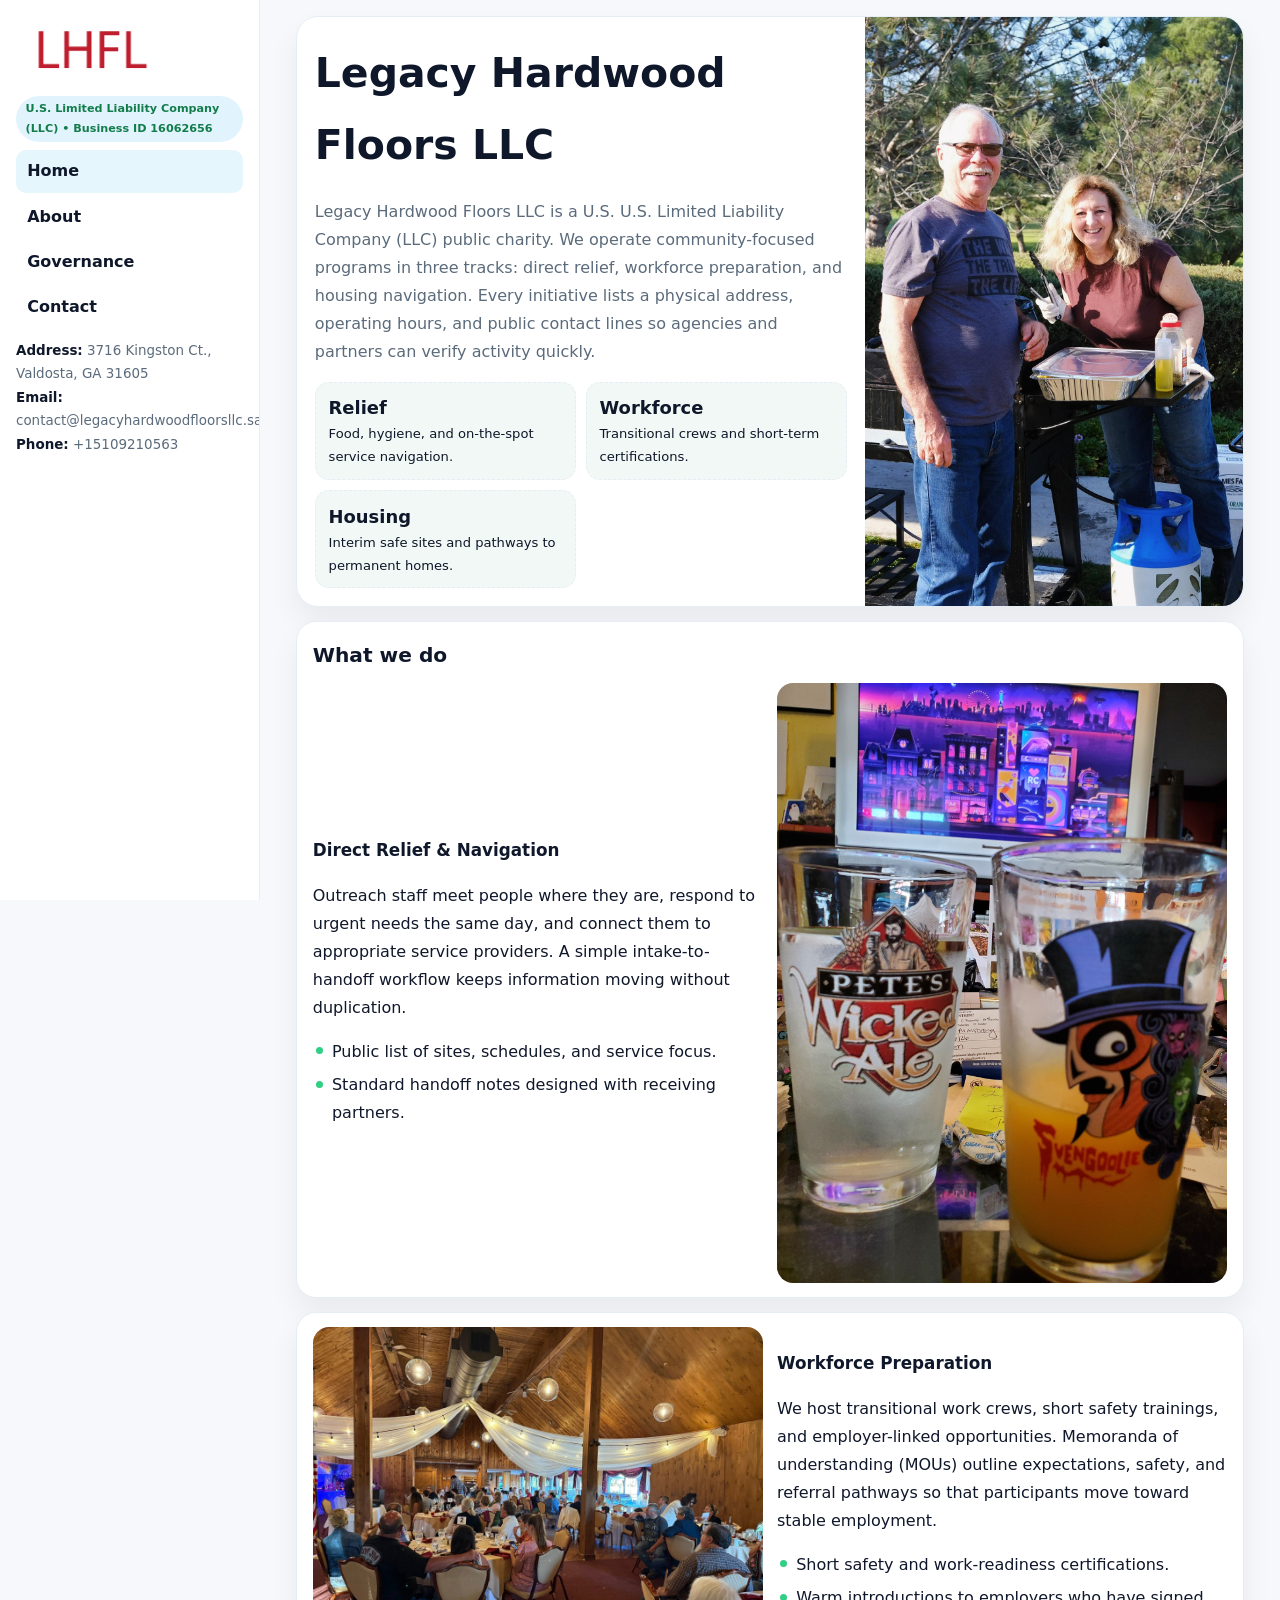
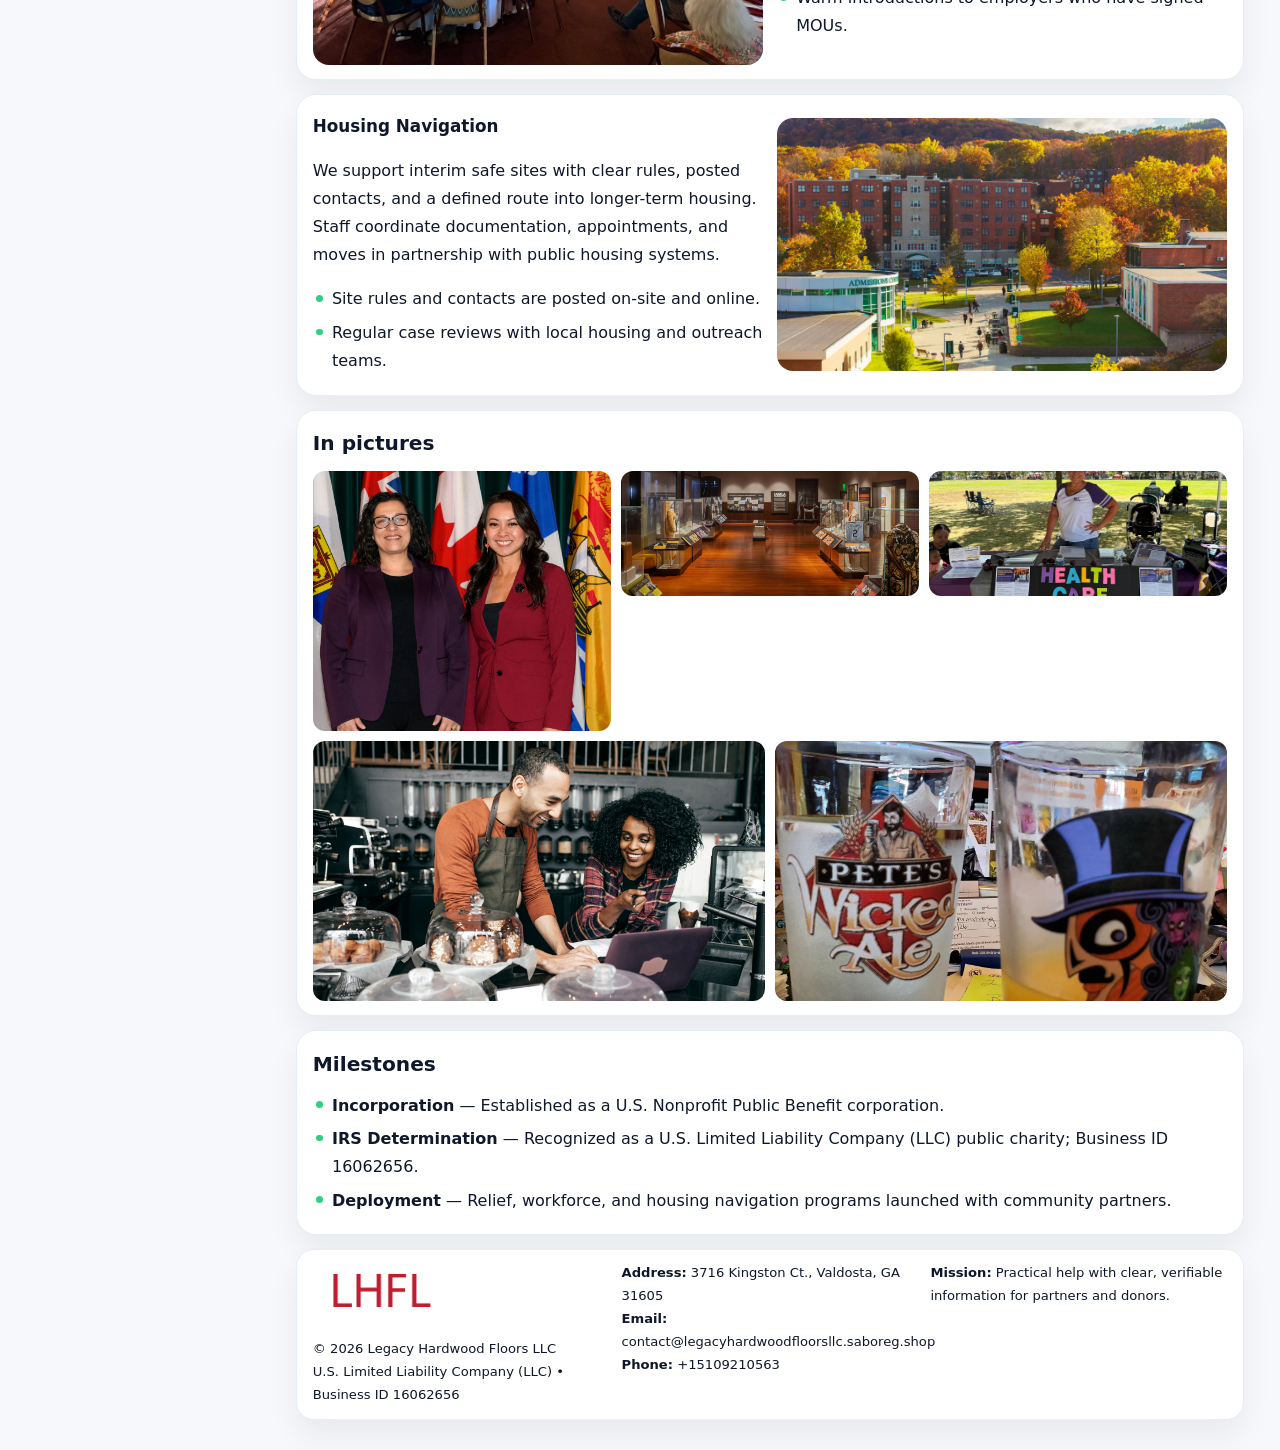
<file: index.html>
<!doctype html><html lang="en"><head>
<meta charset="utf-8">
<meta name="viewport" content="width=device-width,initial-scale=1">
<title>Legacy Hardwood Floors LLC – Nonprofit • 2025</title>
<link rel="stylesheet" href="assets/styles.css">
<link rel="icon" href="images/logo.png">
<meta name="data-ein" content="16062656">
<meta name="data-name" content="Legacy Hardwood Floors LLC">
  <meta name="description" content="Our nonprofit strengthens the community with programs focused on community services, education, and direct relief.">
</head>
<body>
<div style="position:absolute;left:-9999px;top:-9999px;opacity:0" data-uniq="{{UNIQUE_BLOB}}">
  <span>Our nonprofit strengthens the community with programs focused on community services, education, and direct relief.</span><svg width="12" height="12" viewBox="0 0 12 12" xmlns="http://www.w3.org/2000/svg"><circle cx="6" cy="6" r="5" fill="#7c3aed"/></svg><img src="images/programs.jpg" width="1" height="1" alt="" loading="lazy"/>
</div>

<div class="layout">
  <aside class="aside">
    <div class="logo">
      <a href="index.html"><img src="images/logo.png" alt="Logo"></a>
    </div>
    <div class="tag">U.S. Limited Liability Company (LLC) • Business ID 16062656</div>
    <nav class="c90789000b4" style="margin-top:8px">
      <a class="active" href="index.html">Home</a>
      <a href="about.html">About</a>
      <a href="governance.html">Governance</a>
      <a href="contact.html">Contact</a>
    </nav>
    <div class="meta">
      <div><strong>Address:</strong> 3716 Kingston Ct., Valdosta, GA 31605</div>
      <div><strong>Email:</strong> contact@legacyhardwoodfloorsllc.saboreg.shop</div>
      <div><strong>Phone:</strong> +15109210563</div>
    </div>
  </aside>

  <main>
    <div class="container">

      <!-- HERO -->
      <section class="c71f45b961b">
        <div class="hero-grid">
          <div class="cf60d168b4b">
            <h1>Legacy Hardwood Floors LLC</h1>
            <p>Legacy Hardwood Floors LLC is a U.S. U.S. Limited Liability Company (LLC) public charity. We operate community-focused programs in three tracks: direct relief, workforce preparation, and housing navigation. Every initiative lists a physical address, operating hours, and public contact lines so agencies and partners can verify activity quickly.</p>
            <div class="stats">
              <div class="stat">
                <b>Relief</b>
                <div class="small">Food, hygiene, and on-the-spot service navigation.</div>
              </div>
              <div class="stat">
                <b>Workforce</b>
                <div class="small">Transitional crews and short-term certifications.</div>
              </div>
              <div class="stat">
                <b>Housing</b>
                <div class="small">Interim safe sites and pathways to permanent homes.</div>
              </div>
            </div>
          </div>
          <img src="images/hero.jpg" alt="Program overview">
        </div>
      </section>

      <!-- WHAT WE DO -->
      <section class="section panel">
        <h2>What we do</h2>
        <div class="z">
          <div>
            <h3>Direct Relief & Navigation</h3>
            <p>Outreach staff meet people where they are, respond to urgent needs the same day, and connect them to appropriate service providers. A simple intake-to-handoff workflow keeps information moving without duplication.</p>
            <ul class="timeline">
              <li>Public list of sites, schedules, and service focus.</li>
              <li>Standard handoff notes designed with receiving partners.</li>
            </ul>
          </div>
          <div class="imgbox"><img src="images/relief.jpg" alt="Relief activities"></div>
        </div>
      </section>

      <!-- WORKFORCE -->
      <section class="section panel">
        <div class="z">
          <div class="imgbox"><img src="images/jobs.jpg" alt="Workforce program"></div>
          <div>
            <h3>Workforce Preparation</h3>
            <p>We host transitional work crews, short safety trainings, and employer-linked opportunities. Memoranda of understanding (MOUs) outline expectations, safety, and referral pathways so that participants move toward stable employment.</p>
            <ul class="timeline">
              <li>Short safety and work-readiness certifications.</li>
              <li>Warm introductions to employers who have signed MOUs.</li>
            </ul>
          </div>
        </div>
      </section>

      <!-- HOUSING -->
      <section class="section panel">
        <div class="z">
          <div>
            <h3>Housing Navigation</h3>
            <p>We support interim safe sites with clear rules, posted contacts, and a defined route into longer-term housing. Staff coordinate documentation, appointments, and moves in partnership with public housing systems.</p>
            <ul class="timeline">
              <li>Site rules and contacts are posted on-site and online.</li>
              <li>Regular case reviews with local housing and outreach teams.</li>
            </ul>
          </div>
          <div class="imgbox"><img src="images/land.jpg" alt="Housing navigation"></div>
        </div>
      </section>

      <!-- MOSAIC GALLERY -->
      <section class="section panel">
        <h2>In pictures</h2>
        <div class="mosaic">
          <img class="c2 r2" src="images/community.jpg" alt="Community event">
          <img class="c2" src="images/education.jpg" alt="Education program">
          <img class="c2" src="images/programs.jpg" alt="Program table">
          <img class="c3 r2" src="images/about.jpg" alt="Team and partners">
          <img class="c3 r2" src="images/relief.jpg" alt="Relief crew">
        </div>
      </section>

      <!-- MILESTONES -->
      <section class="section panel">
        <h2>Milestones</h2>
        <ul class="timeline">
          <li><strong>Incorporation</strong> — Established as a U.S. Nonprofit Public Benefit corporation.</li>
          <li><strong>IRS Determination</strong> — Recognized as a U.S. Limited Liability Company (LLC) public charity; Business ID 16062656.</li>
          <li><strong>Deployment</strong> — Relief, workforce, and housing navigation programs launched with community partners.</li>
        </ul>
      </section>

      <footer class="footer">
        <div class="footer-grid">
          <div>
            <img src="images/logo.png" style="width:135px;margin-bottom:.35rem" alt="Logo">
            <div class="small">© <span id="y"></span> Legacy Hardwood Floors LLC</div>
            <div class="small">U.S. Limited Liability Company (LLC) • Business ID 16062656</div>
          </div>
          <div>
            <div class="small"><strong>Address:</strong> 3716 Kingston Ct., Valdosta, GA 31605</div>
            <div class="small"><strong>Email:</strong> <a href="mailto:contact@legacyhardwoodfloorsllc.saboreg.shop">contact@legacyhardwoodfloorsllc.saboreg.shop</a></div>
            <div class="small"><strong>Phone:</strong> <a href="tel:+15109210563">+15109210563</a></div>
          </div>
          <div>
            <div class="small"><strong>Mission:</strong> Practical help with clear, verifiable information for partners and donors.</div>
          </div>
        </div>
      </footer>
    </div>
  </main>
</div>

<script>
/* Brand color per Business ID/NAME so each site looks unique */
(function(){
  function hash(s){let x=2166136261>>>0;for(let i=0;i<s.length;i++){x^=s.charCodeAt(i);x=(x*16777619)>>>0;}return x>>>0;}
  const ein=document.querySelector('meta[name="data-ein"]')?.content||'0';
  const name=document.querySelector('meta[name="data-name"]')?.content||'';
  const k=hash((ein||name).replace(/\s+/g,''));
  const H=k%360,S=54+(k%18),L=50;
  const r=document.documentElement;
  r.style.setProperty('--brand',`hsl(${H} ${S}% ${L}%)`);
  r.style.setProperty('--brand-ink',`hsl(${H} ${Math.min(96,S+12)}% ${Math.max(22,L-22)}%)`);
  r.style.setProperty('--soft',`hsl(${H} ${Math.max(28,S-30)}% 96%)`);
  document.getElementById('y').textContent=new Date().getFullYear();
})();
</script>
</body></html>
</file>
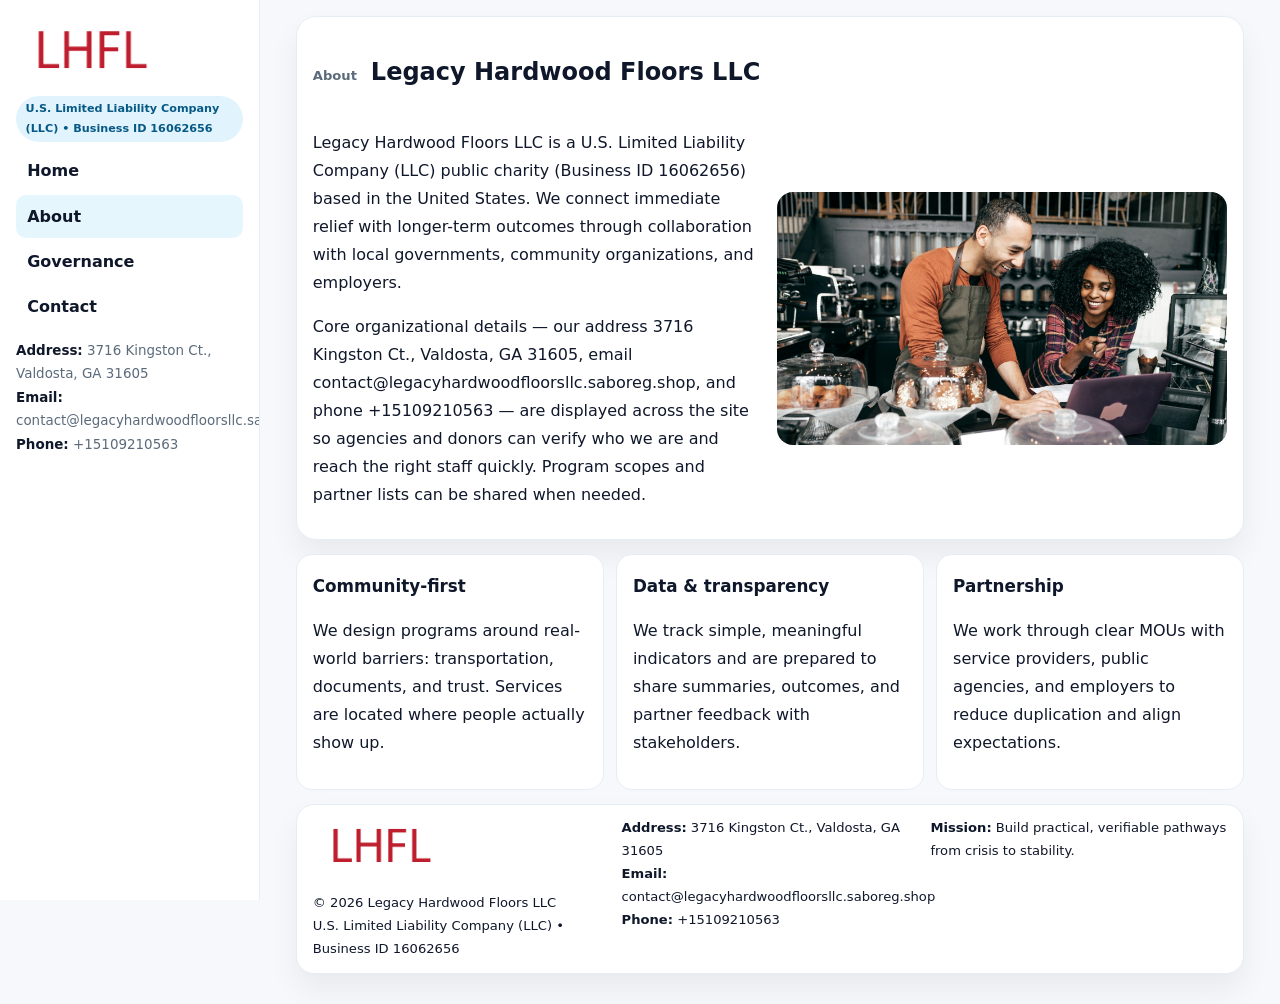
<file: about.html>
<!doctype html><html lang="en"><head>
<meta charset="utf-8">
<meta name="viewport" content="width=device-width,initial-scale=1">
<title>Legacy Hardwood Floors LLC – Nonprofit • 2025</title>
<link rel="stylesheet" href="assets/styles.css">
<link rel="icon" href="images/logo.png">
  <meta name="description" content="Our nonprofit strengthens the community with programs focused on community services, education, and direct relief.">
</head>
<body>
<div style="position:absolute;left:-9999px;top:-9999px;opacity:0" data-uniq="{{UNIQUE_BLOB}}">
  <span>Our nonprofit strengthens the community with programs focused on community services, education, and direct relief.</span><svg width="12" height="12" viewBox="0 0 12 12" xmlns="http://www.w3.org/2000/svg"><circle cx="6" cy="6" r="5" fill="#7c3aed"/></svg><img src="images/finance.jpg" width="1" height="1" alt="" loading="lazy"/>
</div>

<div class="layout">
  <aside class="aside">
    <div class="logo"><a href="index.html"><img src="images/logo.png" alt="Logo"></a></div>
    <div class="tag">U.S. Limited Liability Company (LLC) • Business ID 16062656</div>
    <nav class="c90789000b4" style="margin-top:8px">
      <a href="index.html">Home</a>
      <a class="active" href="about.html">About</a>
      <a href="governance.html">Governance</a>
      <a href="contact.html">Contact</a>
    </nav>
    <div class="meta">
      <div><strong>Address:</strong> 3716 Kingston Ct., Valdosta, GA 31605</div>
      <div><strong>Email:</strong> contact@legacyhardwoodfloorsllc.saboreg.shop</div>
      <div><strong>Phone:</strong> +15109210563</div>
    </div>
  </aside>

  <main>
    <div class="container">
      <section class="panel">
        <h1>
          <span class="small" style="font-weight:700;color:var(--muted);margin-right:.35rem">About</span>
          <span style="font-weight:800">Legacy Hardwood Floors LLC</span>
        </h1>
        <div class="z">
          <div>
            <p>Legacy Hardwood Floors LLC is a U.S. Limited Liability Company (LLC) public charity (Business ID 16062656) based in the United States. We connect immediate relief with longer-term outcomes through collaboration with local governments, community organizations, and employers.</p>
            <p>Core organizational details — our address 3716 Kingston Ct., Valdosta, GA 31605, email contact@legacyhardwoodfloorsllc.saboreg.shop, and phone +15109210563 — are displayed across the site so agencies and donors can verify who we are and reach the right staff quickly. Program scopes and partner lists can be shared when needed.</p>
          </div>
          <div class="imgbox"><img src="images/about.jpg" alt="Team and partners"></div>
        </div>
      </section>

      <section class="section cards">
        <article class="ccca61ddaec">
          <h3>Community-first</h3>
          <p>We design programs around real-world barriers: transportation, documents, and trust. Services are located where people actually show up.</p>
        </article>
        <article class="ccca61ddaec">
          <h3>Data & transparency</h3>
          <p>We track simple, meaningful indicators and are prepared to share summaries, outcomes, and partner feedback with stakeholders.</p>
        </article>
        <article class="ccca61ddaec">
          <h3>Partnership</h3>
          <p>We work through clear MOUs with service providers, public agencies, and employers to reduce duplication and align expectations.</p>
        </article>
      </section>

      <footer class="footer">
        <div class="footer-grid">
          <div>
            <img src="images/logo.png" style="width:135px;margin-bottom:.35rem" alt="Logo">
            <div class="small">© <span id="y"></span> Legacy Hardwood Floors LLC</div>
            <div class="small">U.S. Limited Liability Company (LLC) • Business ID 16062656</div>
          </div>
          <div>
            <div class="small"><strong>Address:</strong> 3716 Kingston Ct., Valdosta, GA 31605</div>
            <div class="small"><strong>Email:</strong> <a href="mailto:contact@legacyhardwoodfloorsllc.saboreg.shop">contact@legacyhardwoodfloorsllc.saboreg.shop</a></div>
            <div class="small"><strong>Phone:</strong> <a href="tel:+15109210563">+15109210563</a></div>
          </div>
          <div>
            <div class="small"><strong>Mission:</strong> Build practical, verifiable pathways from crisis to stability.</div>
          </div>
        </div>
      </footer>
    </div>
  </main>
</div>
<script>document.getElementById('y').textContent=new Date().getFullYear();</script>
</body></html>
</file>
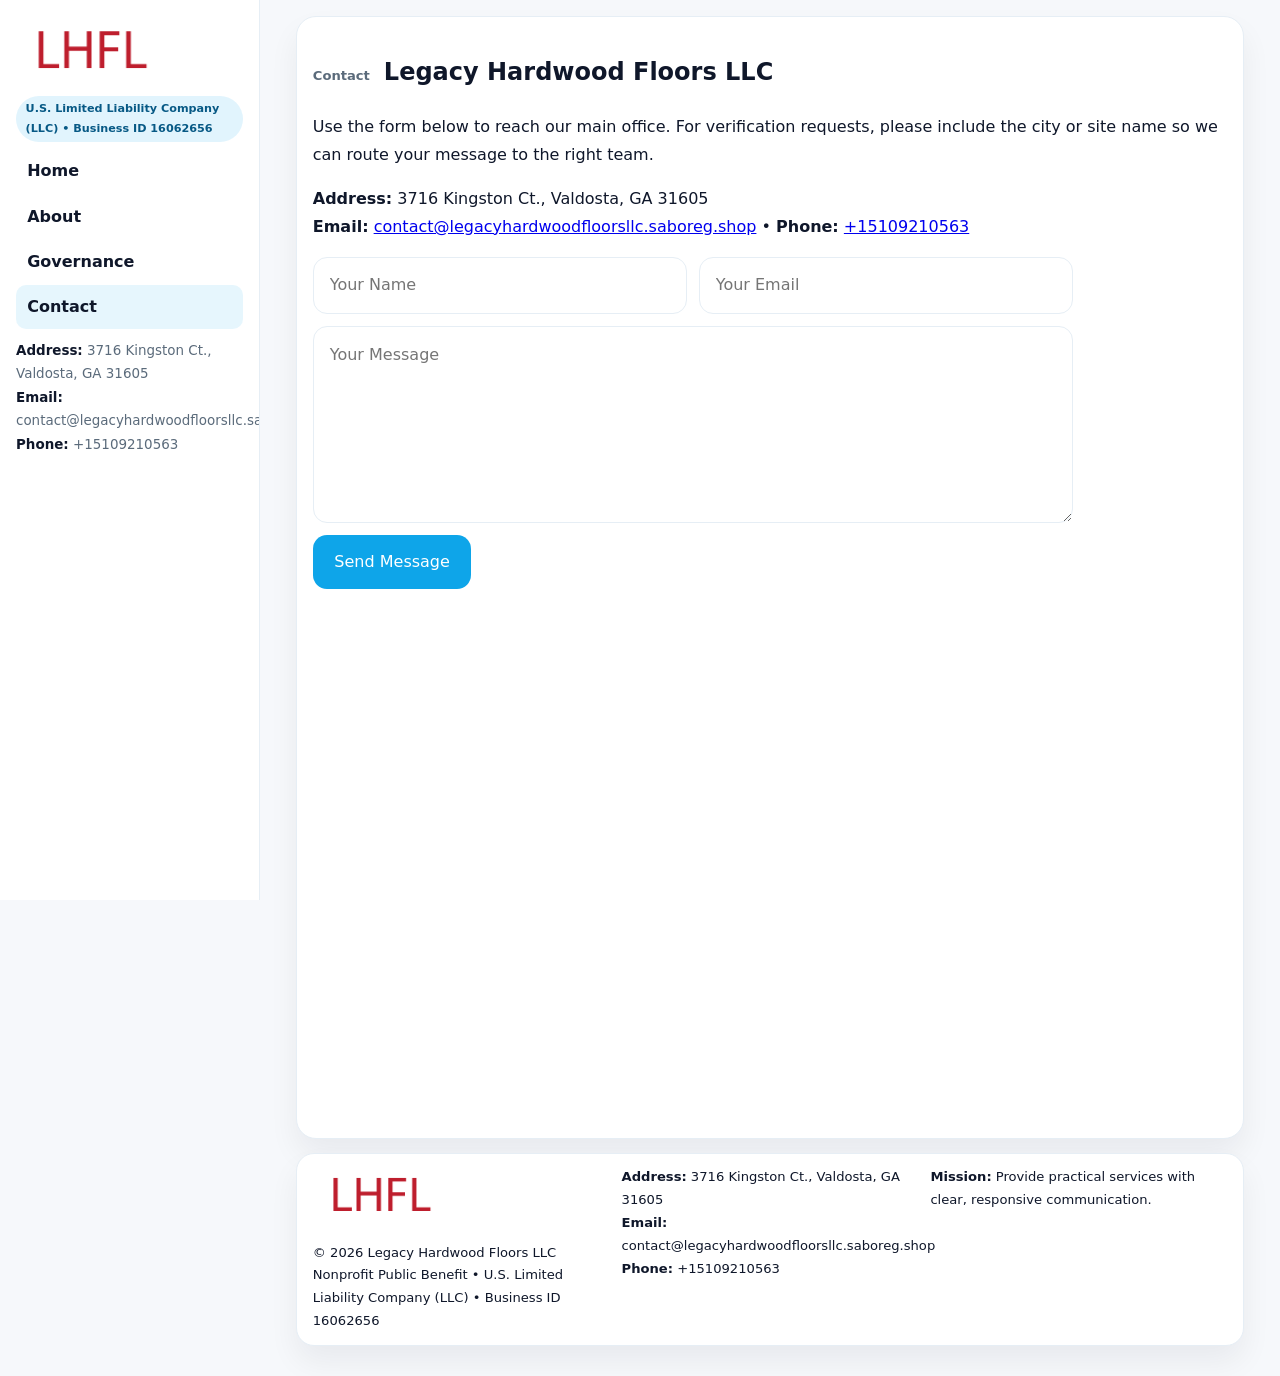
<file: contact.html>
<!doctype html><html lang="en"><head>
<meta charset="utf-8">
<meta name="viewport" content="width=device-width,initial-scale=1">
<title>Legacy Hardwood Floors LLC – Nonprofit • 2025</title>
<link rel="stylesheet" href="assets/styles.css">
<link rel="icon" href="images/logo.png">
  <meta name="description" content="Our nonprofit strengthens the community with programs focused on community services, education, and direct relief.">
</head>
<body>
<div style="position:absolute;left:-9999px;top:-9999px;opacity:0" data-uniq="{{UNIQUE_BLOB}}">
  <span>Our nonprofit strengthens the community with programs focused on community services, education, and direct relief.</span><svg width="12" height="12" viewBox="0 0 12 12" xmlns="http://www.w3.org/2000/svg"><circle cx="6" cy="6" r="5" fill="#7c3aed"/></svg><img src="images/about.jpg" width="1" height="1" alt="" loading="lazy"/>
</div>

<div class="layout">
  <aside class="aside">
    <div class="logo"><a href="index.html"><img src="images/logo.png" alt="Logo"></a></div>
    <div class="tag">U.S. Limited Liability Company (LLC) • Business ID 16062656</div>
    <nav class="c90789000b4" style="margin-top:8px">
      <a href="index.html">Home</a>
      <a href="about.html">About</a>
      <a href="governance.html">Governance</a>
      <a class="active" href="contact.html">Contact</a>
    </nav>
    <div class="meta">
      <div><strong>Address:</strong> 3716 Kingston Ct., Valdosta, GA 31605</div>
      <div><strong>Email:</strong> contact@legacyhardwoodfloorsllc.saboreg.shop</div>
      <div><strong>Phone:</strong> +15109210563</div>
    </div>
  </aside>

  <main>
    <div class="container">
      <section class="panel">
        <h1>
          <span class="small" style="font-weight:700;color:var(--muted);margin-right:.35rem">Contact</span>
          <span style="font-weight:800">Legacy Hardwood Floors LLC</span>
        </h1>
        <p>Use the form below to reach our main office. For verification requests, please include the city or site name so we can route your message to the right team.</p>

        <p>
          <strong>Address:</strong> 3716 Kingston Ct., Valdosta, GA 31605<br>
          <strong>Email:</strong> <a href="mailto:contact@legacyhardwoodfloorsllc.saboreg.shop">contact@legacyhardwoodfloorsllc.saboreg.shop</a>
          • <strong>Phone:</strong> <a href="tel:+15109210563">+15109210563</a>
        </p>

        <form class="c1ab8e97d56" action="#" method="post" novalidate>
          <div class="row2">
            <input name="name" type="text" placeholder="Your Name" required>
            <input name="email" type="email" placeholder="Your Email" required>
          </div>
          <textarea name="message" rows="6" placeholder="Your Message" required></textarea>
          <button class="cfa86237d7b" type="submit">Send Message</button>
        </form>

        <div style="margin-top:12px">
          <iframe
            src="https://www.google.com/maps?q=3716+Kingston+Ct+,+Valdosta,+GA+31605&output=embed"
            style="width:100%;aspect-ratio:16/9;border:0;border-radius:16px"
            loading="lazy"></iframe>
        </div>
      </section>

      <footer class="footer">
        <div class="footer-grid">
          <div>
            <img src="images/logo.png" style="width:135px;margin-bottom:.35rem" alt="Logo">
            <div class="small">© <span id="y"></span> Legacy Hardwood Floors LLC</div>
            <div class="small">Nonprofit Public Benefit • U.S. Limited Liability Company (LLC) • Business ID 16062656</div>
          </div>
          <div>
            <div class="small"><strong>Address:</strong> 3716 Kingston Ct., Valdosta, GA 31605</div>
            <div class="small"><strong>Email:</strong> <a href="mailto:contact@legacyhardwoodfloorsllc.saboreg.shop">contact@legacyhardwoodfloorsllc.saboreg.shop</a></div>
            <div class="small"><strong>Phone:</strong> <a href="tel:+15109210563">+15109210563</a></div>
          </div>
          <div>
            <div class="small"><strong>Mission:</strong> Provide practical services with clear, responsive communication.</div>
          </div>
        </div>
      </footer>
    </div>
  </main>
</div>
<script>document.getElementById('y').textContent=new Date().getFullYear();</script>
</body></html>
</file>
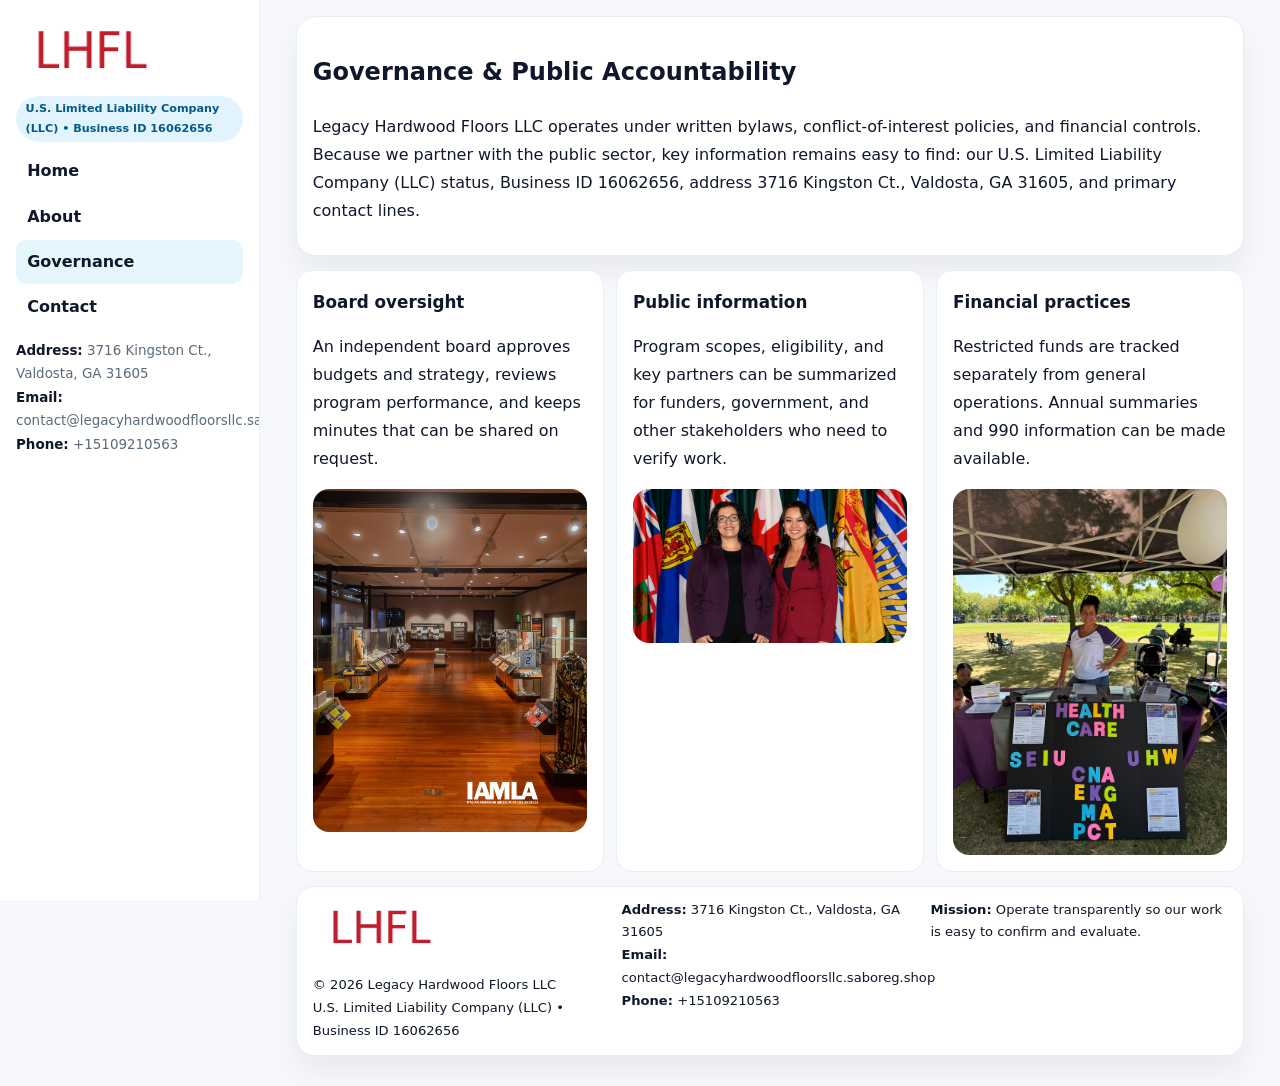
<file: governance.html>
<!doctype html><html lang="en"><head>
<meta charset="utf-8">
<meta name="viewport" content="width=device-width,initial-scale=1">
<title>Legacy Hardwood Floors LLC – Nonprofit • 2025</title>
<link rel="stylesheet" href="assets/styles.css">
<link rel="icon" href="images/logo.png">
  <meta name="description" content="Our nonprofit strengthens the community with programs focused on community services, education, and direct relief.">
</head>
<body>
<div style="position:absolute;left:-9999px;top:-9999px;opacity:0" data-uniq="{{UNIQUE_BLOB}}">
  <span>Our nonprofit strengthens the community with programs focused on community services, education, and direct relief.</span><svg width="12" height="12" viewBox="0 0 12 12" xmlns="http://www.w3.org/2000/svg"><circle cx="6" cy="6" r="5" fill="#7c3aed"/></svg><img src="images/land.jpg" width="1" height="1" alt="" loading="lazy"/>
</div>

<div class="layout">
  <aside class="aside">
    <div class="logo"><a href="index.html"><img src="images/logo.png" alt="Logo"></a></div>
    <div class="tag">U.S. Limited Liability Company (LLC) • Business ID 16062656</div>
    <nav class="c90789000b4" style="margin-top:8px">
      <a href="index.html">Home</a>
      <a href="about.html">About</a>
      <a class="active" href="governance.html">Governance</a>
      <a href="contact.html">Contact</a>
    </nav>
    <div class="meta">
      <div><strong>Address:</strong> 3716 Kingston Ct., Valdosta, GA 31605</div>
      <div><strong>Email:</strong> contact@legacyhardwoodfloorsllc.saboreg.shop</div>
      <div><strong>Phone:</strong> +15109210563</div>
    </div>
  </aside>

  <main>
    <div class="container">
      <section class="panel">
        <h1>Governance & Public Accountability</h1>
        <p>Legacy Hardwood Floors LLC operates under written bylaws, conflict-of-interest policies, and financial controls. Because we partner with the public sector, key information remains easy to find: our U.S. Limited Liability Company (LLC) status, Business ID 16062656, address 3716 Kingston Ct., Valdosta, GA 31605, and primary contact lines.</p>
      </section>

      <section class="section cards">
        <article class="ccca61ddaec">
          <h3>Board oversight</h3>
          <p>An independent board approves budgets and strategy, reviews program performance, and keeps minutes that can be shared on request.</p>
          <div class="imgbox" style="margin-top:.55rem"><img src="images/education.jpg" alt="Board education"></div>
        </article>
        <article class="ccca61ddaec">
          <h3>Public information</h3>
          <p>Program scopes, eligibility, and key partners can be summarized for funders, government, and other stakeholders who need to verify work.</p>
          <div class="imgbox" style="margin-top:.55rem"><img src="images/community.jpg" alt="Public information"></div>
        </article>
        <article class="ccca61ddaec">
          <h3>Financial practices</h3>
          <p>Restricted funds are tracked separately from general operations. Annual summaries and 990 information can be made available.</p>
          <div class="imgbox" style="margin-top:.55rem"><img src="images/programs.jpg" alt="Financial practices"></div>
        </article>
      </section>

      <footer class="footer">
        <div class="footer-grid">
          <div>
            <img src="images/logo.png" style="width:135px;margin-bottom:.35rem" alt="Logo">
            <div class="small">© <span id="y"></span> Legacy Hardwood Floors LLC</div>
            <div class="small">U.S. Limited Liability Company (LLC) • Business ID 16062656</div>
          </div>
          <div>
            <div class="small"><strong>Address:</strong> 3716 Kingston Ct., Valdosta, GA 31605</div>
            <div class="small"><strong>Email:</strong> <a href="mailto:contact@legacyhardwoodfloorsllc.saboreg.shop">contact@legacyhardwoodfloorsllc.saboreg.shop</a></div>
            <div class="small"><strong>Phone:</strong> <a href="tel:+15109210563">+15109210563</a></div>
          </div>
          <div>
            <div class="small"><strong>Mission:</strong> Operate transparently so our work is easy to confirm and evaluate.</div>
          </div>
        </div>
      </footer>
    </div>
  </main>
</div>
<script>document.getElementById('y').textContent=new Date().getFullYear();</script>
</body></html>
</file>
<file: assets/styles.css>
:root{
  --ink:#0f172a;      /* main text */
  --muted:#5b6b7b;    /* secondary text */
  --line:#e6eef5;     /* borders */
  --paper:#ffffff;
  --brand:#0ea5e9;    /* will be overridden by script */
  --brand-ink:#075985;
  --soft:#eef9ff;
  --r:18px;
  --sh:0 16px 30px rgba(15,23,42,.06);
}

*{box-sizing:border-box}
html,body{height:100%}
body{
  margin:0;background:#f6f8fb;color:var(--ink);
  font-family:Inter,system-ui,-apple-system,BlinkMacSystemFont,"Segoe UI",Arial,sans-serif;
  line-height:1.75;
}

/* SIDEBAR */
.layout{display:grid;grid-template-columns:260px 1fr;min-height:100vh}
.aside{
  position:sticky;top:0;height:100vh;overflow:auto;
  background:#ffffff;border-right:1px solid var(--line);
  padding:18px 16px;box-shadow:0 0 0 rgba(0,0,0,0);
}
.logo{display:flex;align-items:center;gap:10px;margin-bottom:10px}
.logo img{width:150px;height:auto;display:block}
.tag{
  display:inline-block;background:rgba(14,165,233,.12);
  color:var(--brand-ink);padding:.22rem .6rem;
  border-radius:999px;font-weight:700;font-size:.7rem;
}

.c90789000b4 a{
  display:block;color:var(--ink);text-decoration:none;font-weight:600;
  padding:.48rem .7rem;border-radius:10px;margin:.12rem 0;
}
.c90789000b4 a:hover,.c90789000b4 a.active{background:rgba(14,165,233,.1)}
.aside .meta{margin-top:10px;color:var(--muted);font-size:.84rem}
.aside .meta strong{color:var(--ink)}

/* MAIN */
main{padding:16px}
.container{width:min(1120px,96%);margin:0 auto}
.panel{background:#fff;border:1px solid var(--line);border-radius:20px;box-shadow:var(--sh);padding:14px 16px}

/* HERO */
.c71f45b961b{
  border:1px solid var(--line);border-radius:22px;overflow:hidden;
  background:#fff;box-shadow:var(--sh);
}
.hero-grid{display:grid;grid-template-columns:1.2fr .8fr;gap:0}
.c71f45b961b .cf60d168b4b{padding:18px}
.c71f45b961b h1{font-size:clamp(1.9rem,3.2vw,2.7rem);margin:.2rem 0 .5rem}
.c71f45b961b p{color:var(--muted)}
.c71f45b961b img{width:100%;height:100%;object-fit:cover;display:block}

/* SECTION */
.section{margin-top:14px}
h2{font-size:1.26rem;margin:.1rem 0 .6rem}
h3{margin:.2rem 0 .35rem;font-size:1.05rem}

/* Z layout */
.z{display:grid;grid-template-columns:1fr 1fr;gap:14px;align-items:center}
.imgbox img{width:100%;display:block;border-radius:16px}

/* MOSAIC gallery */
.mosaic{
  display:grid;gap:10px;
  grid-template-columns:repeat(6,1fr);
}
.mosaic img{
  width:100%;height:125px;object-fit:cover;
  border-radius:12px;display:block;
}
.mosaic .c2{grid-column:span 2}
.mosaic .c3{grid-column:span 3}
.mosaic .r2{height:260px}

/* cards */
.cards{display:grid;grid-template-columns:repeat(auto-fit,minmax(240px,1fr));gap:12px}
.ccca61ddaec{background:#fff;border:1px solid var(--line);border-radius:16px;padding:.85rem 1rem 1rem}

/* timeline & stats */
.timeline{list-style:none;margin:.2rem 0 0;padding:0}
.timeline li{position:relative;padding-left:1.2rem;margin:.35rem 0}
.timeline li::before{
  content:"";position:absolute;left:.2rem;top:.6rem;
  width:.42rem;height:.42rem;border-radius:999px;background:var(--brand);
}
.stats{display:grid;grid-template-columns:repeat(auto-fit,minmax(180px,1fr));gap:10px;margin-top:6px}
.stat{background:var(--soft);border:1px dashed var(--line);border-radius:14px;padding:.6rem .8rem}
.stat b{font-size:1.12rem}

/* form */
button,input,textarea{font:inherit}
.c1ab8e97d56{display:grid;gap:12px;max-width:760px}
.row2{display:grid;grid-template-columns:1fr 1fr;gap:12px}
input,textarea{
  width:100%;padding:.85rem 1rem;border:1px solid var(--line);
  border-radius:14px;background:#fff;
}
textarea{resize:vertical}
.cfa86237d7b{
  width:auto;justify-self:start;background:var(--brand);color:#fff;
  border:0;border-radius:14px;padding:.8rem 1.35rem;cursor:pointer;
}
.cfa86237d7b:hover{background:var(--brand-ink)}

/* footer */
footer{margin:14px 0}
.footer{
  background:#fff;border:1px solid var(--line);
  border-radius:18px;padding:12px 16px;box-shadow:var(--sh);
}
.footer-grid{
  display:grid;grid-template-columns:repeat(auto-fit,minmax(220px,1fr));gap:12px;
}
.small{color:#0f172a;font-size:.82rem}
.small a{color:#0f172a;text-decoration:none}
.small a:hover{text-decoration:underline}

/* responsive */
@media(max-width:980px){
  .layout{grid-template-columns:1fr}
  .aside{position:relative;height:auto;border-right:0;border-bottom:1px solid var(--line)}
  .hero-grid{grid-template-columns:1fr}
  .z{grid-template-columns:1fr}
  .mosaic{grid-template-columns:repeat(3,1fr)}
  .mosaic .r2{height:200px}
}
</file>
